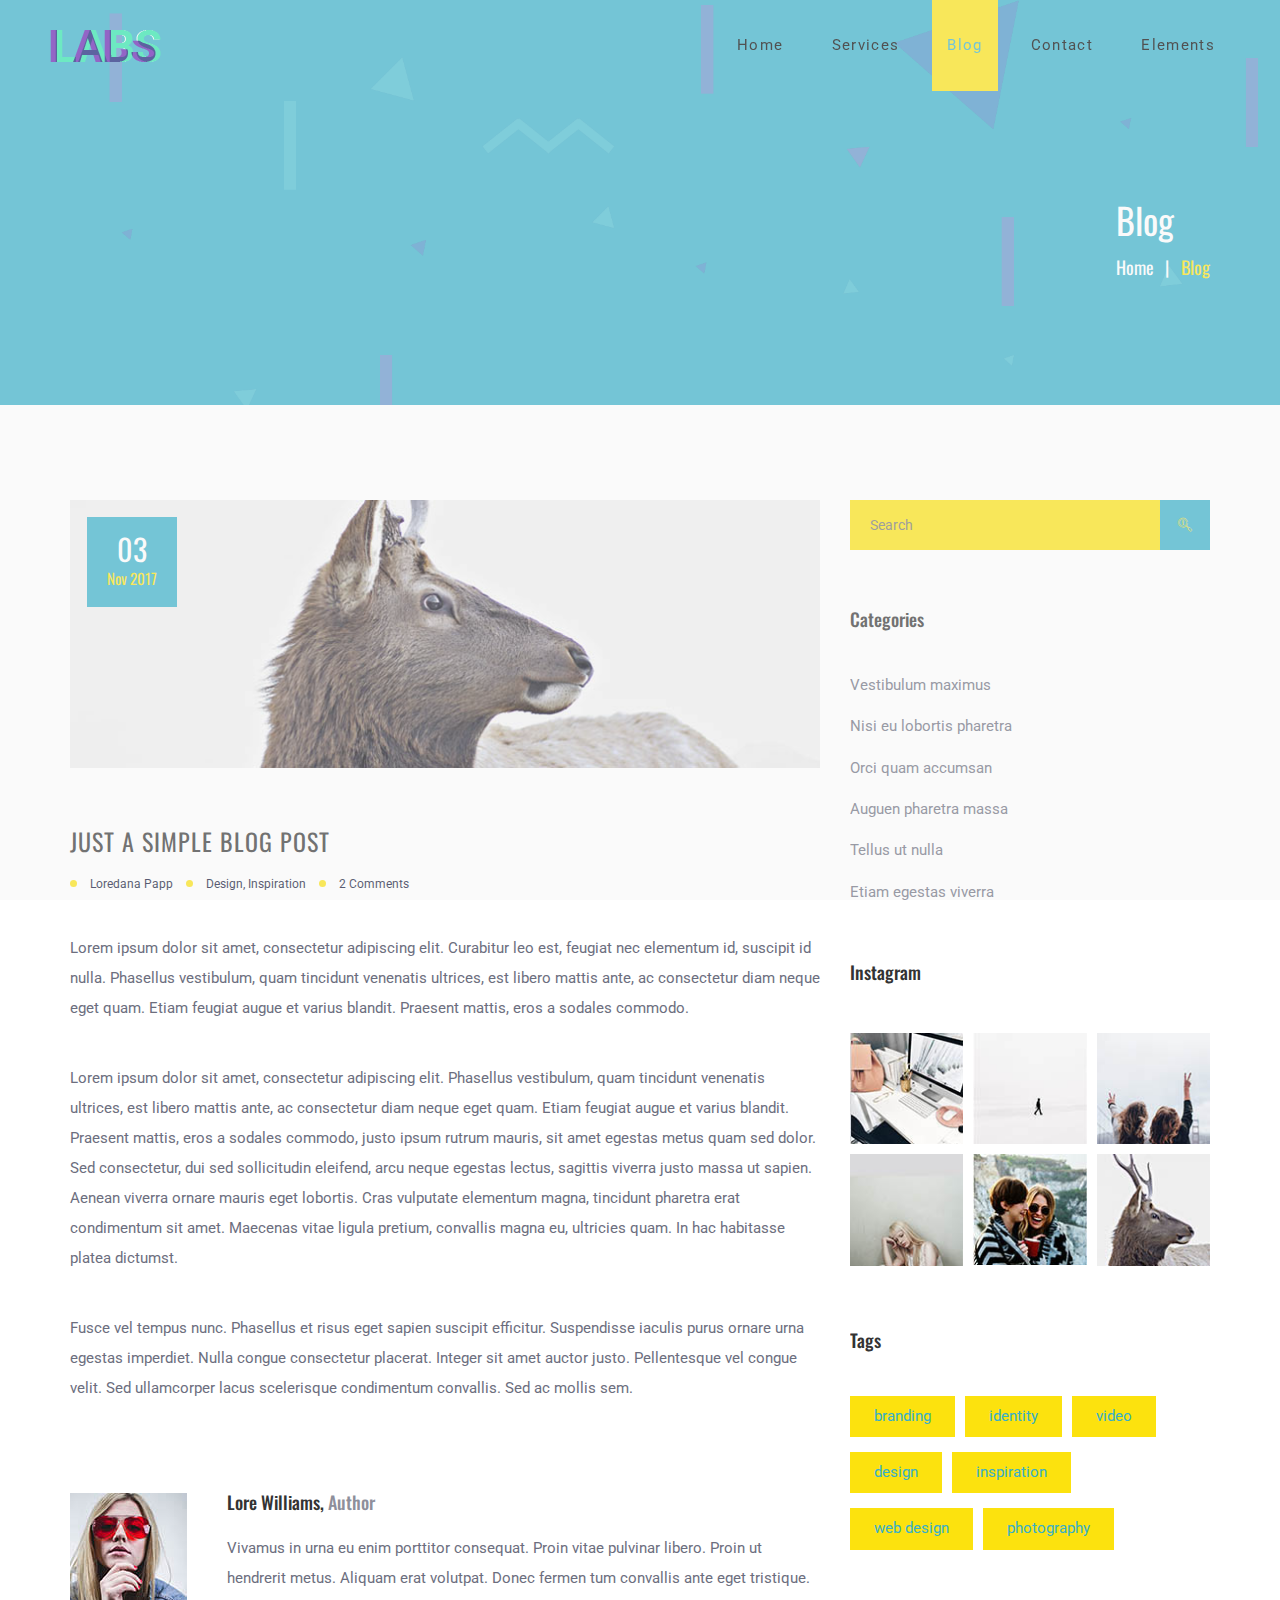
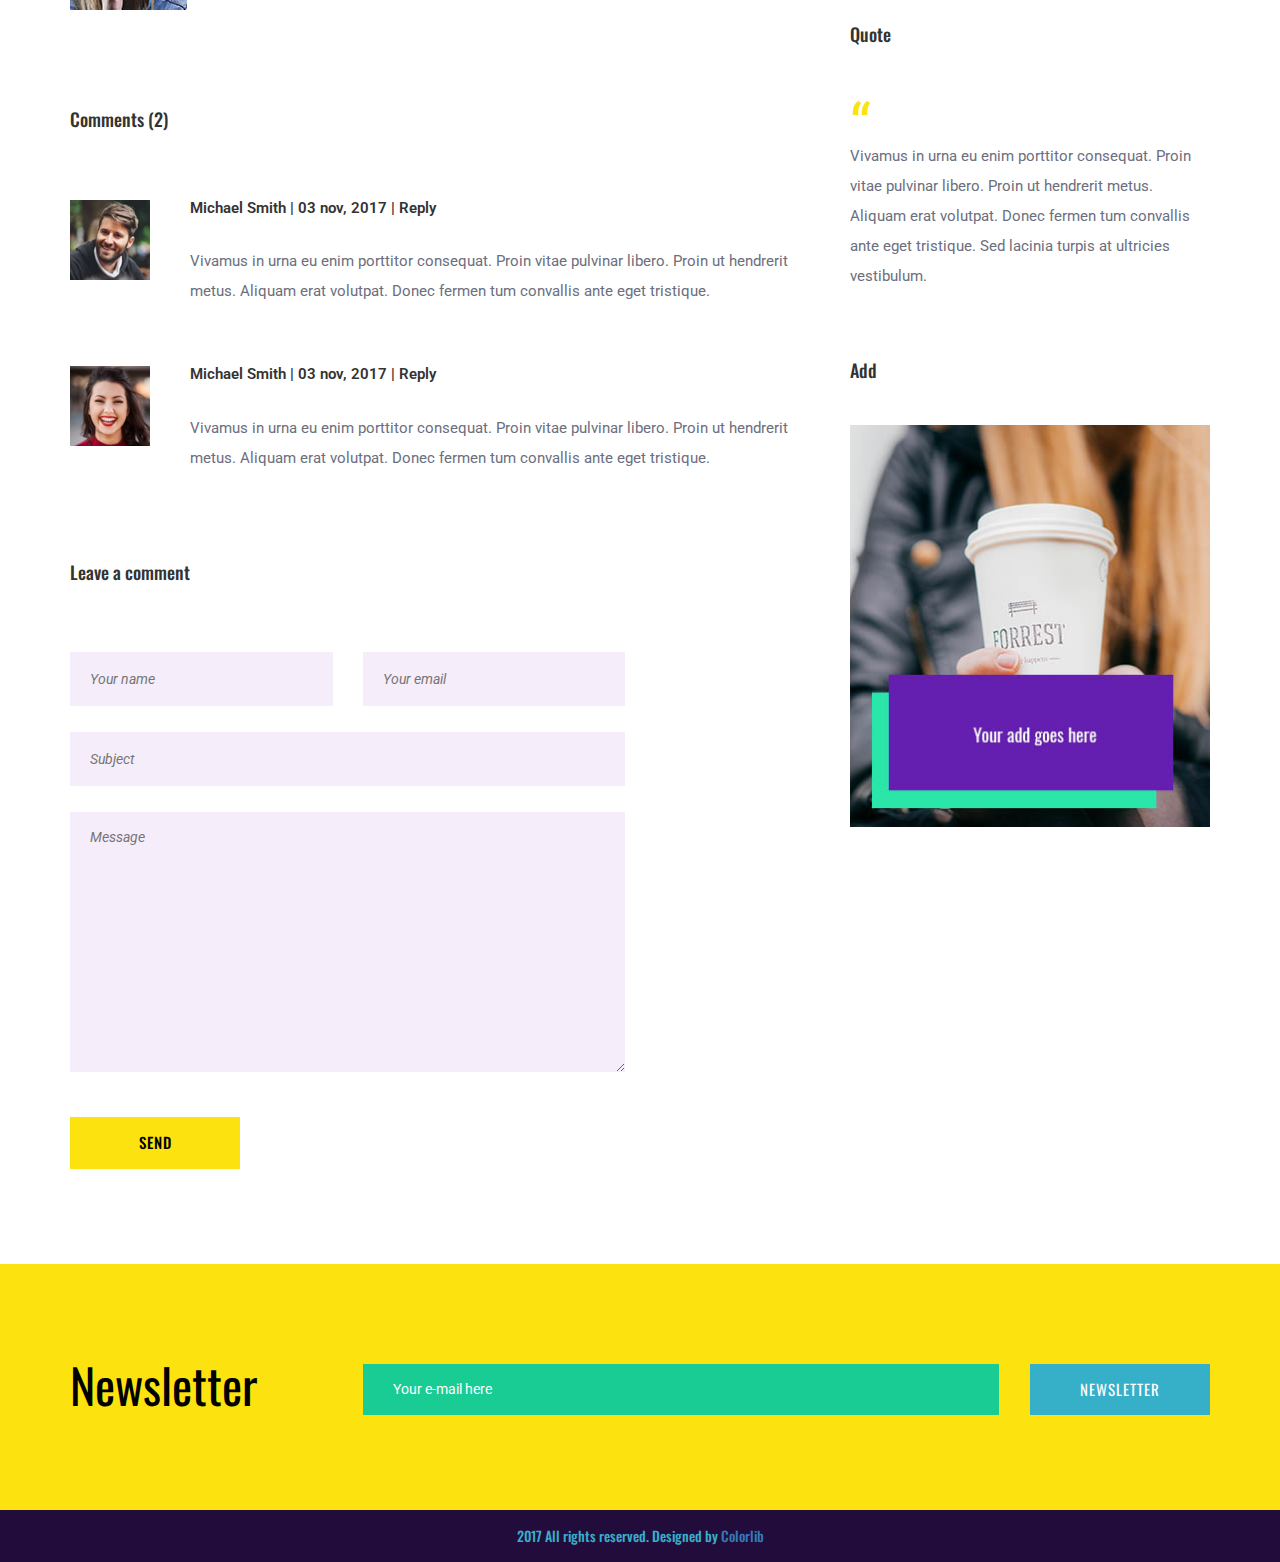
<file: blog-post.html>
<!DOCTYPE html>
<html lang="en">
<head>
	<title>Labs - Design Studio</title>
	<meta charset="UTF-8">
	<meta name="description" content="Labs - Design Studio">
	<meta name="keywords" content="lab, onepage, creative, html">
	<meta name="viewport" content="width=device-width, initial-scale=1.0">
	<!-- Favicon -->
	<link href="img/favicon.ico" rel="shortcut icon"/>

	<!-- Google Fonts -->
	<link href="https://fonts.googleapis.com/css?family=Oswald:300,400,500,700|Roboto:300,400,600" rel="stylesheet">

	<!-- Stylesheets -->
	<link rel="stylesheet" href="css/bootstrap.min.css"/>
	<link rel="stylesheet" href="css/font-awesome.min.css"/>
	<link rel="stylesheet" href="css/flaticon.css"/>
	<link rel="stylesheet" href="css/owl.carousel.css"/>
	<link rel="stylesheet" href="css/style.css"/>


	<!--[if lt IE 9]>
	  <script src="https://oss.maxcdn.com/html5shiv/3.7.2/html5shiv.min.js"></script>
	  <script src="https://oss.maxcdn.com/respond/1.4.2/respond.min.js"></script>
	<![endif]-->

</head>
<body>
	<!-- Page Preloder -->
	<div id="preloder">
		<div class="loader">
			<img src="img/logo.png" alt="">
			<h2>Loading.....</h2>
		</div>
	</div>


	<!-- Header section -->
	<header class="header-section">
		<div class="logo">
			<img src="img/logo.png" alt=""><!-- Logo -->
		</div>
		<!-- Navigation -->
		<div class="responsive"><i class="fa fa-bars"></i></div>
		<nav>
			<ul class="menu-list">
				<li><a href="home.html">Home</a></li>
				<li><a href="services.html">Services</a></li>
				<li class="active"><a href="blog.html">Blog</a></li>
				<li><a href="contact.html">Contact</a></li>
				<li><a href="elements.html">Elements</a></li>
			</ul>
		</nav>
	</header>
	<!-- Header section end -->


	<!-- Page header -->
	<div class="page-top-section">
		<div class="overlay"></div>
		<div class="container text-right">
			<div class="page-info">
				<h2>Blog</h2>
				<div class="page-links">
					<a href="#">Home</a>
					<span>Blog</span>
				</div>
			</div>
		</div>
	</div>
	<!-- Page header end-->


	<!-- page section -->
	<div class="page-section spad">
		<div class="container">
			<div class="row">
				<div class="col-md-8 col-sm-7 blog-posts">
					<!-- Single Post -->
					<div class="single-post">
						<div class="post-thumbnail">
							<img src="img/blog/blog-1.jpg" alt="">
							<div class="post-date">
								<h2>03</h2>
								<h3>Nov 2017</h3>
							</div>
						</div>
						<div class="post-content">
							<h2 class="post-title">Just a simple blog post</h2>
							<div class="post-meta">
								<a href="">Loredana Papp</a>
								<a href="">Design, Inspiration</a>
								<a href="">2 Comments</a>
							</div>
							<p>Lorem ipsum dolor sit amet, consectetur adipiscing elit. Curabitur leo est, feugiat nec elementum id, suscipit id nulla. Phasellus vestibulum, quam tincidunt venenatis ultrices, est libero mattis ante, ac consectetur diam neque eget quam. Etiam feugiat augue et varius blandit. Praesent mattis, eros a sodales commodo.</p>
							<p>Lorem ipsum dolor sit amet, consectetur adipiscing elit. Phasellus vestibulum, quam tincidunt venenatis ultrices, est libero mattis ante, ac consectetur diam neque eget quam. Etiam feugiat augue et varius blandit. Praesent mattis, eros a sodales commodo, justo ipsum rutrum mauris, sit amet egestas metus quam sed dolor. Sed consectetur, dui sed sollicitudin eleifend, arcu neque egestas lectus, sagittis viverra justo massa ut sapien. Aenean viverra ornare mauris eget lobortis. Cras vulputate elementum magna, tincidunt pharetra erat condimentum sit amet. Maecenas vitae ligula pretium, convallis magna eu, ultricies quam. In hac habitasse platea dictumst. </p>
							<p>Fusce vel tempus nunc. Phasellus et risus eget sapien suscipit efficitur. Suspendisse iaculis purus ornare urna egestas imperdiet. Nulla congue consectetur placerat. Integer sit amet auctor justo. Pellentesque vel congue velit. Sed ullamcorper lacus scelerisque condimentum convallis. Sed ac mollis sem. </p>
						</div>
						<!-- Post Author -->
						<div class="author">
							<div class="avatar">
								<img src="img/avatar/03.jpg" alt="">
							</div>
							<div class="author-info">
								<h2>Lore Williams, <span>Author</span></h2>
								<p>Vivamus in urna eu enim porttitor consequat. Proin vitae pulvinar libero. Proin ut hendrerit metus. Aliquam erat volutpat. Donec fermen tum convallis ante eget tristique. </p>
							</div>
						</div>
						<!-- Post Comments -->
						<div class="comments">
							<h2>Comments (2)</h2>
							<ul class="comment-list">
								<li>
									<div class="avatar">
										<img src="img/avatar/01.jpg" alt="">
									</div>
									<div class="commetn-text">
										<h3>Michael Smith | 03 nov, 2017 | Reply</h3>
										<p>Vivamus in urna eu enim porttitor consequat. Proin vitae pulvinar libero. Proin ut hendrerit metus. Aliquam erat volutpat. Donec fermen tum convallis ante eget tristique. </p>
									</div>
								</li>
								<li>
									<div class="avatar">
										<img src="img/avatar/02.jpg" alt="">
									</div>
									<div class="commetn-text">
										<h3>Michael Smith | 03 nov, 2017 | Reply</h3>
										<p>Vivamus in urna eu enim porttitor consequat. Proin vitae pulvinar libero. Proin ut hendrerit metus. Aliquam erat volutpat. Donec fermen tum convallis ante eget tristique. </p>
									</div>
								</li>
							</ul>
						</div>
						<!-- Commert Form -->
						<div class="row">
							<div class="col-md-9 comment-from">
								<h2>Leave a comment</h2>
								<form class="form-class">
									<div class="row">
										<div class="col-sm-6">
											<input type="text" name="name" placeholder="Your name">
										</div>
										<div class="col-sm-6">
											<input type="text" name="email" placeholder="Your email">
										</div>
										<div class="col-sm-12">
											<input type="text" name="subject" placeholder="Subject">
											<textarea name="message" placeholder="Message"></textarea>
											<button class="site-btn">send</button>
										</div>
									</div>
								</form>
							</div>
						</div>
					</div>
				</div>
				<!-- Sidebar area -->
				<div class="col-md-4 col-sm-5 sidebar">
					<!-- Single widget -->
					<div class="widget-item">
						<form action="#" class="search-form">
							<input type="text" placeholder="Search">
							<button class="search-btn"><i class="flaticon-026-search"></i></button>
						</form>
					</div>
					<!-- Single widget -->
					<div class="widget-item">
						<h2 class="widget-title">Categories</h2>
						<ul>
							<li><a href="#">Vestibulum maximus</a></li>
							<li><a href="#">Nisi eu lobortis pharetra</a></li>
							<li><a href="#">Orci quam accumsan </a></li>
							<li><a href="#">Auguen pharetra massa</a></li>
							<li><a href="#">Tellus ut nulla</a></li>
							<li><a href="#">Etiam egestas viverra </a></li>
						</ul>
					</div>
					<!-- Single widget -->
					<div class="widget-item">
						<h2 class="widget-title">Instagram</h2>
						<ul class="instagram">
							<li><img src="img/instagram/1.jpg" alt=""></li>
							<li><img src="img/instagram/2.jpg" alt=""></li>
							<li><img src="img/instagram/3.jpg" alt=""></li>
							<li><img src="img/instagram/4.jpg" alt=""></li>
							<li><img src="img/instagram/5.jpg" alt=""></li>
							<li><img src="img/instagram/6.jpg" alt=""></li>
						</ul>
					</div>
					<!-- Single widget -->
					<div class="widget-item">
						<h2 class="widget-title">Tags</h2>
						<ul class="tag">
							<li><a href="">branding</a></li>
							<li><a href="">identity</a></li>
							<li><a href="">video</a></li>
							<li><a href="">design</a></li>
							<li><a href="">inspiration</a></li>
							<li><a href="">web design</a></li>
							<li><a href="">photography</a></li>
						</ul>
					</div>
					<!-- Single widget -->
					<div class="widget-item">
						<h2 class="widget-title">Quote</h2>
						<div class="quote">
							<span class="quotation">‘​‌‘​‌</span>
							<p>Vivamus in urna eu enim porttitor consequat. Proin vitae pulvinar libero. Proin ut hendrerit metus. Aliquam erat volutpat. Donec fermen tum convallis ante eget tristique. Sed lacinia turpis at ultricies vestibulum.</p>
						</div>
					</div>
					<!-- Single widget -->
					<div class="widget-item">
						<h2 class="widget-title">Add</h2>
						<div class="add">
							<a href=""><img src="img/add.jpg" alt=""></a>
						</div>
					</div>
				</div>
			</div>
		</div>
	</div>
	<!-- page section end-->


	<!-- newsletter section -->
	<div class="newsletter-section spad">
		<div class="container">
			<div class="row">
				<div class="col-md-3">
					<h2>Newsletter</h2>
				</div>
				<div class="col-md-9">
					<!-- newsletter form -->
					<form class="nl-form">
						<input type="text" placeholder="Your e-mail here">
						<button class="site-btn btn-2">Newsletter</button>
					</form>
				</div>
			</div>
		</div>
	</div>
	<!-- newsletter section end-->


	<!-- Footer section -->
	<footer class="footer-section">
		<h2>2017 All rights reserved. Designed by <a href="https://colorlib.com" target="_blank">Colorlib</a></h2>
	</footer>
	<!-- Footer section end -->



	<!--====== Javascripts & Jquery ======-->
	<script src="js/jquery-2.1.4.min.js"></script>
	<script src="js/owl.carousel.min.js"></script>
	<script src="js/main.js"></script>
</body>
</html>
</file>
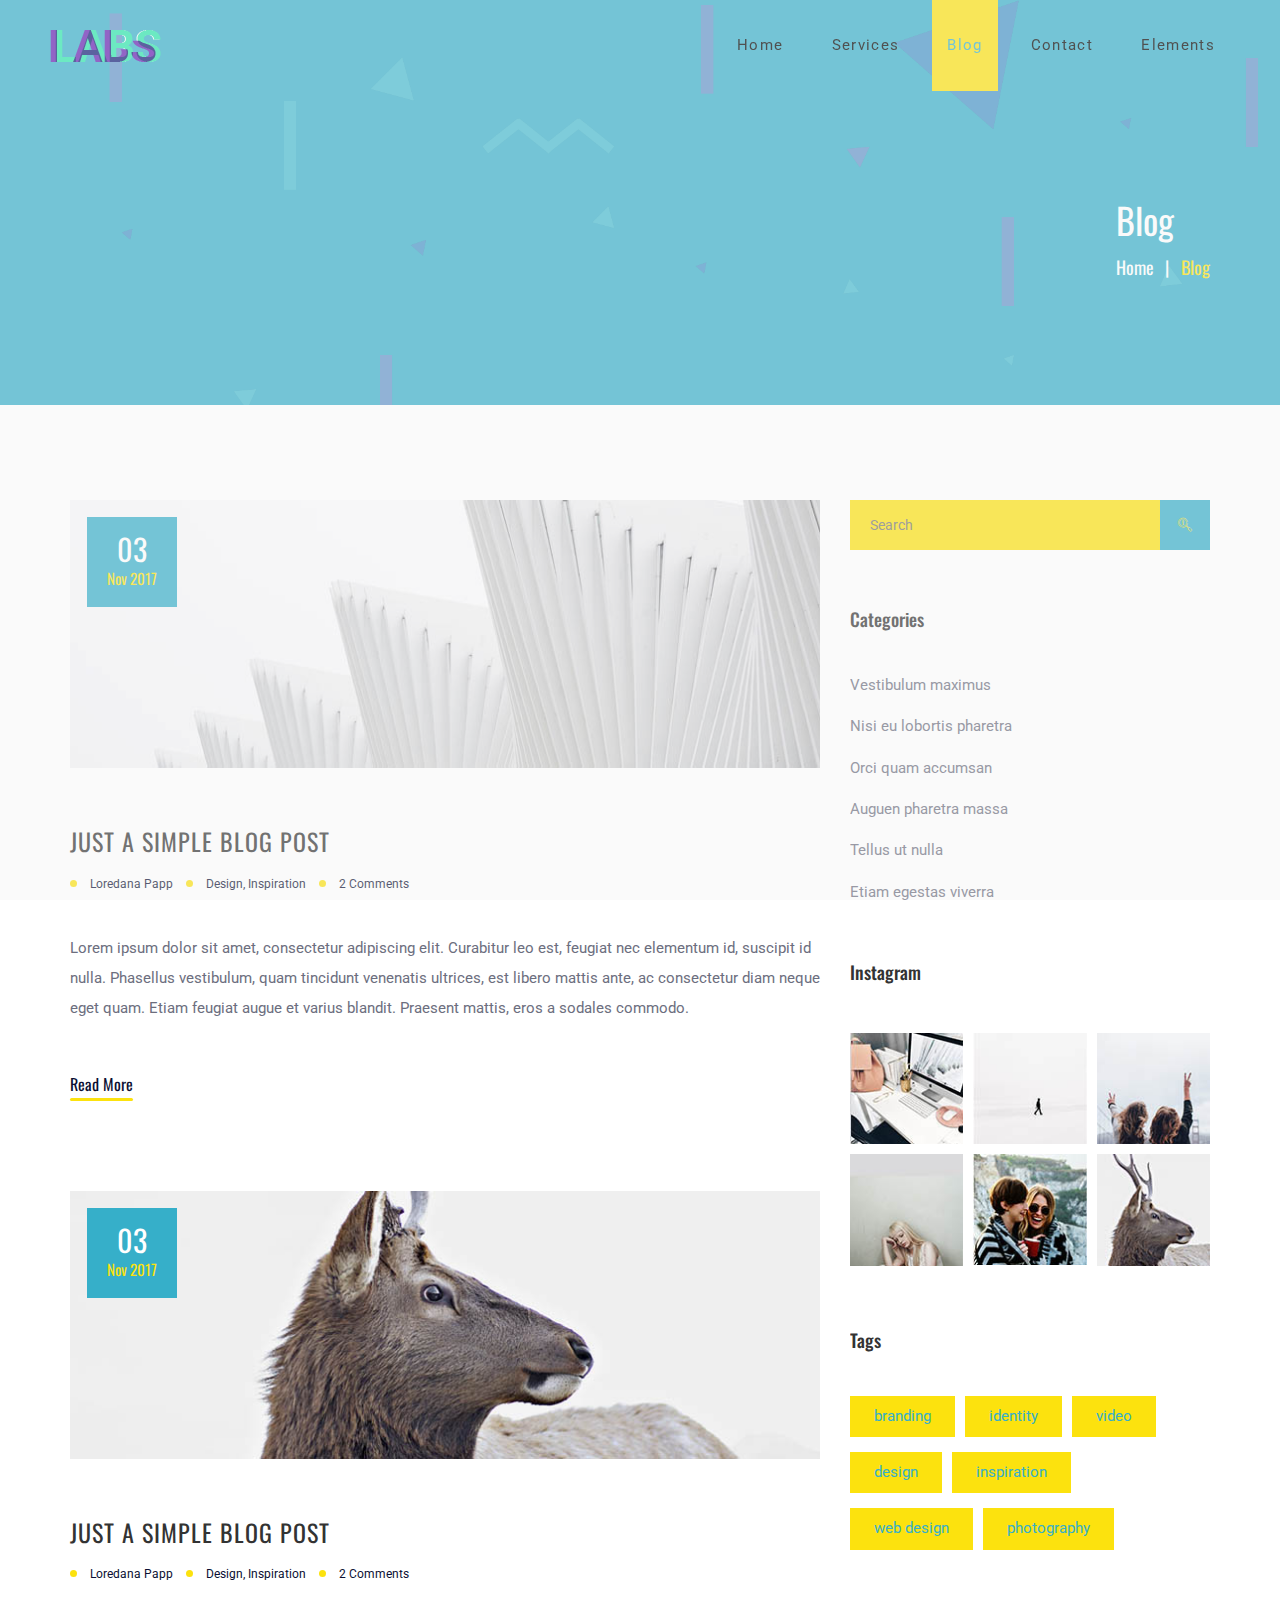
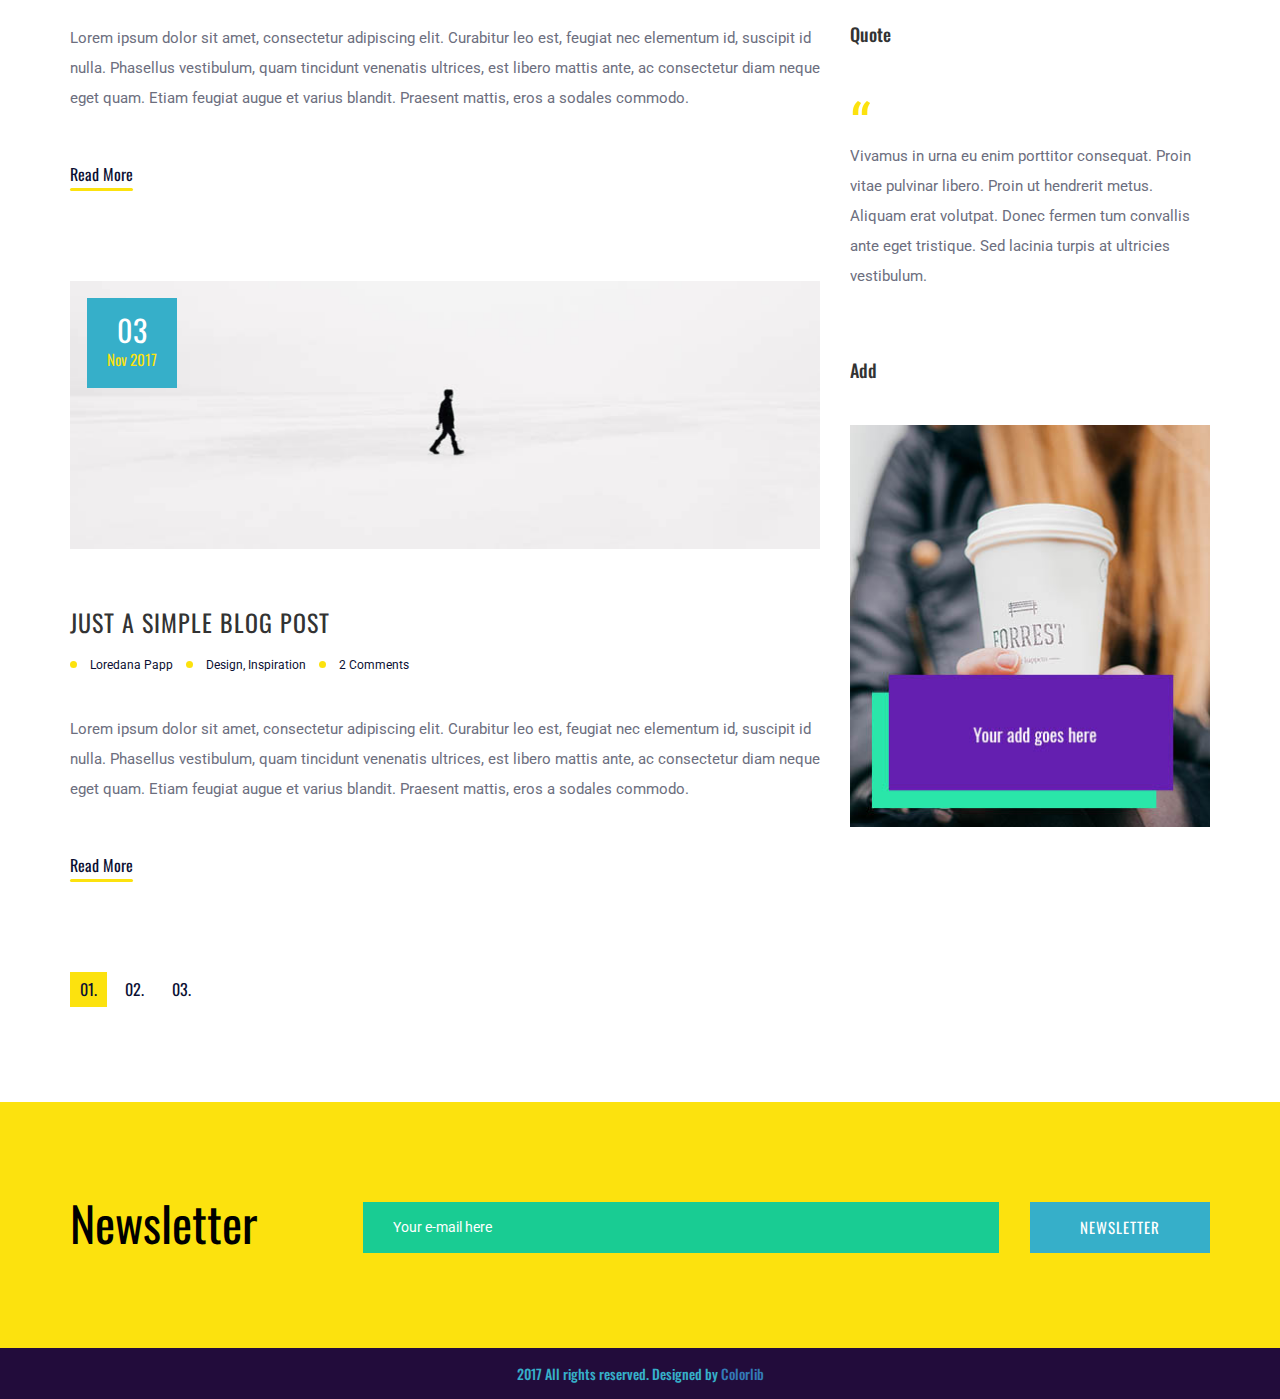
<file: blog.html>
<!DOCTYPE html>
<html lang="en">
<head>
	<title>Labs - Design Studio</title>
	<meta charset="UTF-8">
	<meta name="description" content="Labs - Design Studio">
	<meta name="keywords" content="lab, onepage, creative, html">
	<meta name="viewport" content="width=device-width, initial-scale=1.0">
	<!-- Favicon -->
	<link href="img/favicon.ico" rel="shortcut icon"/>

	<!-- Google Fonts -->
	<link href="https://fonts.googleapis.com/css?family=Oswald:300,400,500,700|Roboto:300,400,700" rel="stylesheet">

	<!-- Stylesheets -->
	<link rel="stylesheet" href="css/bootstrap.min.css"/>
	<link rel="stylesheet" href="css/font-awesome.min.css"/>
	<link rel="stylesheet" href="css/flaticon.css"/>
	<link rel="stylesheet" href="css/owl.carousel.css"/>
	<link rel="stylesheet" href="css/style.css"/>


	<!--[if lt IE 9]>
	  <script src="https://oss.maxcdn.com/html5shiv/3.7.2/html5shiv.min.js"></script>
	  <script src="https://oss.maxcdn.com/respond/1.4.2/respond.min.js"></script>
	<![endif]-->

</head>
<body>
	<!-- Page Preloder -->
	<div id="preloder">
		<div class="loader">
			<img src="img/logo.png" alt="">
			<h2>Loading.....</h2>
		</div>
	</div>


	<!-- Header section -->
	<header class="header-section">
		<div class="logo">
			<img src="img/logo.png" alt=""><!-- Logo -->
		</div>
		<!-- Navigation -->
		<div class="responsive"><i class="fa fa-bars"></i></div>
		<nav>
			<ul class="menu-list">
				<li><a href="home.html">Home</a></li>
				<li><a href="services.html">Services</a></li>
				<li class="active"><a href="blog.html">Blog</a></li>
				<li><a href="contact.html">Contact</a></li>
				<li><a href="elements.html">Elements</a></li>
			</ul>
		</nav>
	</header>
	<!-- Header section end -->


	<!-- Page header -->
	<div class="page-top-section">
		<div class="overlay"></div>
		<div class="container text-right">
			<div class="page-info">
				<h2>Blog</h2>
				<div class="page-links">
					<a href="#">Home</a>
					<span>Blog</span>
				</div>
			</div>
		</div>
	</div>
	<!-- Page header end-->


	<!-- page section -->
	<div class="page-section spad">
		<div class="container">
			<div class="row">
				<div class="col-md-8 col-sm-7 blog-posts">
					<!-- Post item -->
					<div class="post-item">
						<div class="post-thumbnail">
							<img src="img/blog/blog-2.jpg" alt="">
							<div class="post-date">
								<h2>03</h2>
								<h3>Nov 2017</h3>
							</div>
						</div>
						<div class="post-content">
							<h2 class="post-title">Just a simple blog post</h2>
							<div class="post-meta">
								<a href="">Loredana Papp</a>
								<a href="">Design, Inspiration</a>
								<a href="">2 Comments</a>
							</div>
							<p>Lorem ipsum dolor sit amet, consectetur adipiscing elit. Curabitur leo est, feugiat nec elementum id, suscipit id nulla. Phasellus vestibulum, quam tincidunt venenatis ultrices, est libero mattis ante, ac consectetur diam neque eget quam. Etiam feugiat augue et varius blandit. Praesent mattis, eros a sodales commodo.</p>
							<a href="blog-post.html" class="read-more">Read More</a>
						</div>
					</div>
					<!-- Post item -->
					<div class="post-item">
						<div class="post-thumbnail">
							<img src="img/blog/blog-1.jpg" alt="">
							<div class="post-date">
								<h2>03</h2>
								<h3>Nov 2017</h3>
							</div>
						</div>
						<div class="post-content">
							<h2 class="post-title">Just a simple blog post</h2>
							<div class="post-meta">
								<a href="">Loredana Papp</a>
								<a href="">Design, Inspiration</a>
								<a href="">2 Comments</a>
							</div>
							<p>Lorem ipsum dolor sit amet, consectetur adipiscing elit. Curabitur leo est, feugiat nec elementum id, suscipit id nulla. Phasellus vestibulum, quam tincidunt venenatis ultrices, est libero mattis ante, ac consectetur diam neque eget quam. Etiam feugiat augue et varius blandit. Praesent mattis, eros a sodales commodo.</p>
							<a href="blog-post.html" class="read-more">Read More</a>
						</div>
					</div>
					<!-- Post item -->
					<div class="post-item">
						<div class="post-thumbnail">
							<img src="img/blog/blog-3.jpg" alt="">
							<div class="post-date">
								<h2>03</h2>
								<h3>Nov 2017</h3>
							</div>
						</div>
						<div class="post-content">
							<h2 class="post-title">Just a simple blog post</h2>
							<div class="post-meta">
								<a href="">Loredana Papp</a>
								<a href="">Design, Inspiration</a>
								<a href="">2 Comments</a>
							</div>
							<p>Lorem ipsum dolor sit amet, consectetur adipiscing elit. Curabitur leo est, feugiat nec elementum id, suscipit id nulla. Phasellus vestibulum, quam tincidunt venenatis ultrices, est libero mattis ante, ac consectetur diam neque eget quam. Etiam feugiat augue et varius blandit. Praesent mattis, eros a sodales commodo.</p>
							<a href="blog-post.html" class="read-more">Read More</a>
						</div>
					</div>
					<!-- Pagination -->
					<div class="page-pagination">
						<a class="active" href="">01.</a>
						<a href="">02.</a>
						<a href="">03.</a>
					</div>
				</div>
				<!-- Sidebar area -->
				<div class="col-md-4 col-sm-5 sidebar">
					<!-- Single widget -->
					<div class="widget-item">
						<form action="#" class="search-form">
							<input type="text" placeholder="Search">
							<button class="search-btn"><i class="flaticon-026-search"></i></button>
						</form>
					</div>
					<!-- Single widget -->
					<div class="widget-item">
						<h2 class="widget-title">Categories</h2>
						<ul>
							<li><a href="#">Vestibulum maximus</a></li>
							<li><a href="#">Nisi eu lobortis pharetra</a></li>
							<li><a href="#">Orci quam accumsan </a></li>
							<li><a href="#">Auguen pharetra massa</a></li>
							<li><a href="#">Tellus ut nulla</a></li>
							<li><a href="#">Etiam egestas viverra </a></li>
						</ul>
					</div>
					<!-- Single widget -->
					<div class="widget-item">
						<h2 class="widget-title">Instagram</h2>
						<ul class="instagram">
							<li><img src="img/instagram/1.jpg" alt=""></li>
							<li><img src="img/instagram/2.jpg" alt=""></li>
							<li><img src="img/instagram/3.jpg" alt=""></li>
							<li><img src="img/instagram/4.jpg" alt=""></li>
							<li><img src="img/instagram/5.jpg" alt=""></li>
							<li><img src="img/instagram/6.jpg" alt=""></li>
						</ul>
					</div>
					<!-- Single widget -->
					<div class="widget-item">
						<h2 class="widget-title">Tags</h2>
						<ul class="tag">
							<li><a href="">branding</a></li>
							<li><a href="">identity</a></li>
							<li><a href="">video</a></li>
							<li><a href="">design</a></li>
							<li><a href="">inspiration</a></li>
							<li><a href="">web design</a></li>
							<li><a href="">photography</a></li>
						</ul>
					</div>
					<!-- Single widget -->
					<div class="widget-item">
						<h2 class="widget-title">Quote</h2>
						<div class="quote">
							<span class="quotation">‘​‌‘​‌</span>
							<p>Vivamus in urna eu enim porttitor consequat. Proin vitae pulvinar libero. Proin ut hendrerit metus. Aliquam erat volutpat. Donec fermen tum convallis ante eget tristique. Sed lacinia turpis at ultricies vestibulum.</p>
						</div>
					</div>
					<!-- Single widget -->
					<div class="widget-item">
						<h2 class="widget-title">Add</h2>
						<div class="add">
							<a href=""><img src="img/add.jpg" alt=""></a>
						</div>
					</div>
				</div>
			</div>
		</div>
	</div>
	<!-- page section end-->


	<!-- newsletter section -->
	<div class="newsletter-section spad">
		<div class="container">
			<div class="row">
				<div class="col-md-3">
					<h2>Newsletter</h2>
				</div>
				<div class="col-md-9">
					<!-- newsletter form -->
					<form class="nl-form">
						<input type="text" placeholder="Your e-mail here">
						<button class="site-btn btn-2">Newsletter</button>
					</form>
				</div>
			</div>
		</div>
	</div>
	<!-- newsletter section end-->


	<!-- Footer section -->
	<footer class="footer-section">
		<h2>2017 All rights reserved. Designed by <a href="https://colorlib.com" target="_blank">Colorlib</a></h2>
	</footer>
	<!-- Footer section end -->




	<!--====== Javascripts & Jquery ======-->
	<script src="js/jquery-2.1.4.min.js"></script>
	<script src="js/bootstrap.min.js"></script>
	<script src="js/magnific-popup.min.js"></script>
	<script src="js/owl.carousel.min.js"></script>
	<script src="js/circle-progress.min.js"></script>
	<script src="js/main.js"></script>
</body>
</html>
</file>
<file: css/flaticon.css>
/*
  	Flaticon icon font: Flaticon
  	Creation date: 23/10/2017 13:59
  	*/

@font-face {
  font-family: "Flaticon";
  src: url("../fonts/Flaticon.eot");
  src: url("../fonts/Flaticon.eot?#iefix") format("embedded-opentype"),
       url("../fonts/Flaticon.woff") format("woff"),
       url("../fonts/Flaticon.ttf") format("truetype"),
       url("../fonts/Flaticon.svg#Flaticon") format("svg");
  font-weight: normal;
  font-style: normal;
}

@media screen and (-webkit-min-device-pixel-ratio:0) {
  @font-face {
    font-family: "Flaticon";
    src: url("../fonts/Flaticon.svg#Flaticon") format("svg");
  }
}

[class^="flaticon-"]:before, [class*=" flaticon-"]:before,
[class^="flaticon-"]:after, [class*=" flaticon-"]:after {   
  font-family: Flaticon;
  font-style: normal;
}

.flaticon-001-picture:before { content: "\f100"; }
.flaticon-002-caliper:before { content: "\f101"; }
.flaticon-003-energy-drink:before { content: "\f102"; }
.flaticon-004-build:before { content: "\f103"; }
.flaticon-005-thinking-1:before { content: "\f104"; }
.flaticon-006-prism:before { content: "\f105"; }
.flaticon-007-paint:before { content: "\f106"; }
.flaticon-008-team:before { content: "\f107"; }
.flaticon-009-idea-3:before { content: "\f108"; }
.flaticon-010-diamond:before { content: "\f109"; }
.flaticon-011-compass:before { content: "\f10a"; }
.flaticon-012-cube:before { content: "\f10b"; }
.flaticon-013-puzzle:before { content: "\f10c"; }
.flaticon-014-magic-wand:before { content: "\f10d"; }
.flaticon-015-book:before { content: "\f10e"; }
.flaticon-016-vision:before { content: "\f10f"; }
.flaticon-017-notebook:before { content: "\f110"; }
.flaticon-018-laptop-1:before { content: "\f111"; }
.flaticon-019-coffee-cup:before { content: "\f112"; }
.flaticon-020-creativity:before { content: "\f113"; }
.flaticon-021-thinking:before { content: "\f114"; }
.flaticon-022-branding:before { content: "\f115"; }
.flaticon-023-flask:before { content: "\f116"; }
.flaticon-024-idea-2:before { content: "\f117"; }
.flaticon-025-imagination:before { content: "\f118"; }
.flaticon-026-search:before { content: "\f119"; }
.flaticon-027-monitor:before { content: "\f11a"; }
.flaticon-028-idea-1:before { content: "\f11b"; }
.flaticon-029-sketchbook:before { content: "\f11c"; }
.flaticon-030-computer:before { content: "\f11d"; }
.flaticon-031-scheme:before { content: "\f11e"; }
.flaticon-032-explorer:before { content: "\f11f"; }
.flaticon-033-museum:before { content: "\f120"; }
.flaticon-034-cactus:before { content: "\f121"; }
.flaticon-035-smartphone:before { content: "\f122"; }
.flaticon-036-brainstorming:before { content: "\f123"; }
.flaticon-037-idea:before { content: "\f124"; }
.flaticon-038-graphic-tool-1:before { content: "\f125"; }
.flaticon-039-vector:before { content: "\f126"; }
.flaticon-040-rgb:before { content: "\f127"; }
.flaticon-041-graphic-tool:before { content: "\f128"; }
.flaticon-042-typography:before { content: "\f129"; }
.flaticon-043-sketch:before { content: "\f12a"; }
.flaticon-044-paint-bucket:before { content: "\f12b"; }
.flaticon-045-video-player:before { content: "\f12c"; }
.flaticon-046-laptop:before { content: "\f12d"; }
.flaticon-047-artificial-intelligence:before { content: "\f12e"; }
.flaticon-048-abstract:before { content: "\f12f"; }
.flaticon-049-projector:before { content: "\f130"; }
.flaticon-050-satellite:before { content: "\f131"; }
</file>
<file: css/style.css>
/* =================================
------------------------------------
	Labs - Design Studio
	Version: 1.0
 ------------------------------------ 
 ====================================*/


/*----------------------------------------*/
/*  1.  Theme default CSS
/*----------------------------------------*/
html,
body {
    height: 100%;
    font-family: "Roboto", sans-serif;
}

img {
    max-width: 100%;
}

h1,
h2,
h3,
h4,
h5,
h6 {
    font-family: "Oswald", sans-serif;
    padding: 0;
    margin: 0;
}

h2 {
    font-size: 36px;
}

p {
    font-size: 15px;
    color: #6c6e7e;
    line-height: 30px;
    font-family: "Roboto", sans-serif;
}

a:hover,
a:focus {
    text-decoration: none;
    outline: none;
    color: #0b1033;
}

li,
ul {
    margin: 0;
    padding: 0;
}

/*------------------------
	Helper css
--------------------------*/
.fix {
    overflow: hidden;
}

.pt100 {
    padding-top: 100px;
}

.pb100 {
    padding-bottom: 100px;
}

.mt100 {
    margin-top: 100px;
}

.mb100 {
    margin-bottom: 100px;
}

.mt60 {
    margin-top: 70px;
}

.mr20 {
    margin-right: 20px;
}

.mb0 {
    margin-bottom: 0 !important;
}

.col-push {
    left: 50%;
}

.col-pull {
    right: 50%;
}

.nopad {
    padding-left: 0;
    padding-right: 0;
}

.spad {
    padding-top: 95px;
    padding-bottom: 95px;
}

.section-title {
    text-align: center;
    margin-bottom: 90px;
    padding-top: 50px;
    position: relative;
}

.section-title h2 {
    text-transform: uppercase;
    color: #fff;
    font-weight: 400;
}

.section-title h2 span {
    background: #fce20e;
    padding: 0 3px 5px;
    display: inline-block;
    color: #0b1033;
}

.section-title:after {
    content: "";
    position: absolute;
    left: 50%;
    top: 0;
    width: 5px;
    height: 30px;
    margin-left: -2.5px;
    background: #fce20e;
}

.section-title.left {
    text-align: left;
}

.section-title.left:after {
    left: 0;
    margin-left: 0;
}

.section-title.dark h2 {
    color: #0b1033;
}

/*------------------------
	Common elements
--------------------------*/

.site-btn {
    font-family: "Oswald", sans-serif;
    font-size: 15px;
    color: black;
    display: inline-block;
    text-transform: uppercase;
    background: #fce20e;
    padding: 15px 50px;
    font-weight: 500;
    letter-spacing: 1px;
    min-width: 170px;
    text-align: center;
    border: none;
}

.site-btn.btn-2 {
    background: #36afc9;
    color: #fff;
    font-weight: 400;
}

.site-btn.btn-3 {
    background: transparent;
    color: #36afc9;
    border: 1px solid #36afc9;
    padding: 14px 50px;
}

.site-btn:hover,
.site-btn:focus {
    text-decoration: none;
    outline: none;
}

/*------------------
	Preloder
--------------------*/
#preloder {
    position: fixed;
    width: 100%;
    height: 100%;
    top: 0;
    left: 0;
    z-index: 999999;
    background: #f1f1f1;
    display: table;
}

.loader {
    text-align: center;
    display: table-cell;
    vertical-align: middle;
}

.loader img {
    animation: loader 0.8s linear infinite;
    -webkit-animation: loader 0.8s linear infinite;
}

.loader h2 {
    font-size: 14px;
    margin-top: 10px;
}

@keyframes loader {
    0% {
        opacity: 1;
    }

    50% {
        opacity: 0.3;
    }

    100% {
        opacity: 1;
    }
}

@-webkit-keyframes loader {
    0% {
        opacity: 1;
    }

    50% {
        opacity: 0.3;
    }

    100% {
        opacity: 1;
    }
}


/*------------------------
	Header css
--------------------------*/
.responsive {
    display: none;
}

.header-section {
    position: fixed;
    top: 0;
    left: 0;
    width: 100%;
    z-index: 999;
    padding: 0 50px;
    /*    background: white;*/
    -webkit-transition: all 0.4s ease 0s;
    -o-transition: all 0.4s ease 0s;
    transition: all 0.4s ease 0s;
}

.header-section .logo {
    display: inline-block;
    float: left;
    padding-top: 30px;
}

.header-section .logo img {
    width: auto;
    -webkit-transition: all 0.4s ease 0s;
    -o-transition: all 0.4s ease 0s;
    transition: all 0.4s ease 0s;
}

.header-section .menu-list {
    list-style: none;
    float: right;
}

.header-section .menu-list li {
    display: inline;
}

.header-section .menu-list li a {
    display: inline-block;
    padding: 35px 15px;
    margin-right: 15px;
    color: black;
    position: relative;
    font-family: "Roboto", sans-serif;
    font-size: 15px;
    letter-spacing: 0.09em;
    -webkit-transition: all 0.4s ease 0s;
    -o-transition: all 0.4s ease 0s;
    transition: all 0.4s ease 0s;
}

.header-section .menu-list li a:hover,
.header-section .menu-list li a.active {
    color: #36afc9;
}

.header-section .menu-list li:last-child a {
    margin-right: 0;
}

.header-section .menu-list li.active a {
    background: #fce20e;
    color: #36afc9;
}

.header-section .menu-list .current a:after {
    width: 10px;
    margin-left: -5px;
}

/*------------------------
	Hero section
--------------------------*/
.hero-section {
    height: 100%;
    position: relative;

}

.hero-content {
    position: absolute;
    width: 100%;
    height: 100%;
    /*    margin-left: 105px;*/
    display: table;
    text-align: center;
    z-index: 3;
    background-color: rgba(0, 0, 0, 0.1);
}

.hero-content .hero-center {
    display: table-cell;
    vertical-align: middle;
}

.hero-content p {
    font-size: 24px;
    color: white;
    margin-bottom: 0;
    margin-top: 35px;
}


.owl-carousel .owl-nav {
    position: absolute;
    top: 50%;
    width: 100%;
}

.owl-carousel .owl-nav .owl-prev,
.owl-carousel .owl-nav .owl-next {
    display: inline-block;
    height: 50px;
    width: 100px;
    background: #36afc9;
    color: #fff;
    text-align: center;
    padding-top: 10px;
    font-size: 20px;
    cursor: pointer;
}

.owl-carousel .owl-nav .owl-prev:hover,
.owl-carousel .owl-nav .owl-next:hover {
    background: #fce20e;
}

.owl-carousel .owl-nav .owl-next {
    float: right;
}

.owl-carousel .owl-nav .owl-prev,
.owl-carousel .owl-nav .owl-next {
    display: none
}

.owl-carousel #bar {
    width: 0%;
    max-width: 100%;
    height: 4px;
    background: #fce20e;
}

.owl-carousel #progressBar {
    width: 100%;
    position: absolute;
    bottom: 0;
    z-index: 1;
}


/*------------------------
	About section
--------------------------*/
.about-section,
.team-section {
    background: #36afc9;
    position: relative;
    z-index: 2;
}

.overlay {
    position: absolute;
    width: 100%;
    height: 100%;
    left: 0;
    top: 0;
    z-index: 3;
    background-image: url("../img/overlay.png");
    background-repeat: no-repeat;
    background-size: cover;
}

/*Card Section*/
.card-section {
    position: relative;
    padding-bottom: 100px;
    z-index: 5;
}

.lab-card-pop {
    position: relative;
    margin-top: -50px;
    padding: 50px 25px;
    text-align: center;
    background: #fce20e;
    -webkit-box-shadow: 0 0 8px rgba(74, 74, 74, 0.1);
    box-shadow: 0 0 8px rgba(74, 74, 74, 0.1);
    -webkit-transition: all 0.4s ease 0s;
    -o-transition: all 0.4s ease 0s;
    transition: all 0.4s ease 0s;
}

.lab-card {
    position: relative;
    margin-top: -50px;
    padding: 50px 25px;
    text-align: center;
    background: #f5faf8;
    -webkit-box-shadow: 0 0 8px rgba(74, 74, 74, 0.1);
    box-shadow: 0 0 8px rgba(74, 74, 74, 0.1);
    -webkit-transition: all 0.4s ease 0s;
    -o-transition: all 0.4s ease 0s;
    transition: all 0.4s ease 0s;
}



.lab-card .icon {
    margin-bottom: 30px;
    font-size: 70px;
    -webkit-transition: all 0.4s ease 0s;
    -o-transition: all 0.4s ease 0s;
    transition: all 0.4s ease 0s;
}

.lab-card h2 {
    text-transform: uppercase;
    font-size: 18px;
    color: #2b1640;
    margin-bottom: 30px;
    -webkit-transition: all 0.4s ease 0s;
    -o-transition: all 0.4s ease 0s;
    transition: all 0.4s ease 0s;
}

.lab-card p {
    color: #6c6e7e;
    line-height: 30px;
    -webkit-transition: all 0.4s ease 0s;
    -o-transition: all 0.4s ease 0s;
    transition: all 0.4s ease 0s;
}

.lab-card:hover {
    background: #fce20e;
}

.lab-card:hover h2,
.lab-card:hover p,
.lab-card:hover .icon {
    color: #fff;
}

/* About contant */
.about-contant {
    position: relative;
    z-index: 5;
}

.about-contant p {
    color: #fff;
}

.intro-video {
    -webkit-transform: translateY(50%);
    -ms-transform: translateY(50%);
    transform: translateY(50%);
    margin-top: -90px;
}

.intro-video img {
    -webkit-box-shadow: 0 0 50px rgba(0, 0, 0, 0.35);
    box-shadow: 0 0 50px rgba(0, 0, 0, 0.35);
}

.intro-video a {
    position: absolute;
    width: 60px;
    height: 60px;
    left: 50%;
    top: 50%;
    margin-left: -30px;
    margin-top: -30px;
    color: #36afc9;
    background: #fce20e;
    border-radius: 50%;
    text-align: center;
    padding-top: 20px;
    padding-left: 5px;
}


/*------------------------
  Testimonial section
--------------------------*/
.testimonial-section {
    padding-top: 320px;
    background: #220c3b;
    position: relative;
}

.test-overlay {
    position: absolute;
    background-image: url("../img/test-man.png");
    background-repeat: no-repeat;
    background-position: bottom right;
    background-size: contain;
    bottom: 0;
    height: 78%;
    left: 50px;
}

.testimonial span {
    display: block;
    font-family: "Roboto", sans-serif;
    font-size: 48px;
    color: #36afc9;
}

.testimonial p {
    font-style: italic;
    color: #fff;
    font-weight: 400;
    line-height: 36px;
}

.testimonial .avatar {
    width: 60px;
    height: 60px;
    border-radius: 50%;
    overflow: hidden;
    float: left;
    margin-right: 20px;
}

.testimonial .client-info {
    margin-top: 40px;
}

.testimonial .client-name {
    float: left;
    padding-top: 20px;
}

.testimonial .client-name h2 {
    font-size: 18px;
    color: #fff;
    font-weight: 400;
}

.testimonial .client-name p {
    font-style: normal;
    font-size: 12px;
    color: #969696;
}

/* Testimonial carousel */
#testimonial-slide {
    position: relative;
}

#testimonial-slide .owl-dots {
    position: absolute;
    width: 8px;
    top: 100px;
}

#testimonial-slide .owl-dots .owl-dot {
    width: 8px;
    height: 8px;
    background: #fff;
    border-radius: 15px;
    display: block;
    margin-bottom: 15px;
    position: relative;
    -webkit-transition: all 0.4s;
    -o-transition: all 0.4s;
    transition: all 0.4s;
}

#testimonial-slide .owl-dots .owl-dot:after {
    position: absolute;
    content: "";
    width: 28px;
    height: 28px;
    border: 2px solid #36afc9;
    border-radius: 40px;
    left: -10px;
    top: -10px;
    -webkit-transition: all 0.4s;
    -o-transition: all 0.4s;
    transition: all 0.4s;
    -webkit-transform: scale(0);
    -ms-transform: scale(0);
    transform: scale(0);
}

#testimonial-slide .owl-dots .owl-dot.active {
    background: #36afc9;
    margin-bottom: 25px;
    margin-top: 25px;
}

#testimonial-slide .owl-dots .owl-dot.active:after {
    -webkit-transform: scale(1);
    -ms-transform: scale(1);
    transform: scale(1);
}

#testimonial-slide .owl-dots .owl-dot:first-child.active {
    margin-top: 15px;
}


/*----------------------------------
	header and icon box element
------------------------------------*/
.service {
    margin-bottom: 90px;
}

.service,
.icon-box {
    display: -webkit-inline-box;
    display: -ms-inline-flexbox;
    display: inline-flex;
}

.service .icon,
.icon-box .icon {
    font-size: 40px;
    margin-right: 30px;
}

.service .service-text h2,
.service .icon-box-text h2,
.icon-box .service-text h2,
.icon-box .icon-box-text h2 {
    font-size: 18px;
    text-transform: uppercase;
    margin-bottom: 20px;
    font-weight: 400;
}

.service .service-text p,
.service .icon-box-text p,
.icon-box .service-text p,
.icon-box .icon-box-text p {
    font-size: 15px;
}

.service.light h2,
.service.light p,
.service.light .icon,
.icon-box.light h2,
.icon-box.light p,
.icon-box.light .icon {
    color: #fff;
}

.service.left,
.icon-box.left {
    text-align: right;
}

.service.left .icon,
.icon-box.left .icon {
    margin-left: 30px;
    margin-right: 0;
}


/*------------------------
	Team section
--------------------------*/
.team-section .container {
    position: relative;
    z-index: 5;
}

.member {
    text-align: center;
}

.member img {
    margin-bottom: 60px;
}

.member h2 {
    font-size: 24px;
    font-weight: 400;
    margin-bottom: 20px;
    color: #fff;
}

.member h3 {
    font-size: 14px;
    color: #fce20e;
    font-weight: 400;
    text-transform: uppercase;
}


/*------------------------
	Promotion section
--------------------------*/
.promotion-section {
    background: #fce20e;
    padding: 115px 0;
}

.promotion-section h2 {
    font-weight: 400;
    color: black;
    font-size: 48px;
    margin-bottom: 18px;
}

.promotion-section p {
    color: black;
    font-size: 24px;
    margin-bottom: 0;
    font-weight: 300;
}

.promotion-section .promo-btn-area {
    text-align: right;
    padding-top: 15px;
}


/*------------------------
	Contact section
--------------------------*/
.contact-section {
    position: relative;
}

.contact-section:after {
    position: absolute;
    content: "";
    width: 50%;
    height: 100%;
    right: -15px;
    top: 0;
    background: #36afc9;
    z-index: -1;
}

.form-class input[type="text"] {
    width: 100%;
    margin-bottom: 26px;
    border: none;
    background: #f6edfb;
    padding: 17px 20px;
}

.form-class input[type="text"]:focus,
.form-class input[type="text"]:hover {
    outline: none;
}

.form-class textarea {
    width: 100%;
    margin-bottom: 40px;
    border: none;
    background: #f6edfb;
    padding: 15px 20px;
    height: 260px;
}

.form-class textarea:focus,
.form-class textarea:hover {
    outline: none;
}

.form-class ::-webkit-input-placeholder {
    font-style: italic;
}

.form-class :-ms-input-placeholder {
    font-style: italic;
}

.form-class ::-ms-input-placeholder {
    font-style: italic;
}

.form-class ::placeholder {
    font-style: italic;
}

.form-class :-ms-input-placeholder {
    font-style: italic;
}

.form-class ::-ms-input-placeholder {
    font-style: italic;
}

/* Contact Info*/
.contact-info .section-title {
    margin-bottom: 40px;
}

.contact-info p {
    color: #fff;
}

.contact-info h3 {
    font-weight: 400;
    color: #fce20e;
    margin-bottom: 20px;
}

.contact-info .con-item {
    font-size: 14px;
}


/*------------------------
	Footer section
--------------------------*/
.footer-section {
    background: #220c3b;
    text-align: center;
}

.footer-section h2 {
    color: #36afc9;
    font-size: 14px;
    padding: 18px 0;
}

/*=========================
	Other Pages
=========================*/

/*------------------------
	Page Top Section
--------------------------*/
.page-top-section {
    position: relative;
    height: 405px;
    background: #36afc9;
}

.page-top-section .container {
    position: relative;
    z-index: 5;
}

.page-top-section .page-info {
    display: inline-block;
    padding-top: 200px;
}

.page-top-section .page-info h2 {
    color: #fff;
    font-weight: 400;
    margin-bottom: 15px;
    float: left;
}

.page-top-section .page-info .page-links a,
.page-top-section .page-info .page-links span {
    font-size: 18px;
    font-family: "Oswald", sans-serif;
    color: #fff;
    margin-right: 12px;
    padding-right: 12px;
    font-weight: 400;
    position: relative;
}

.page-top-section .page-info .page-links a:after,
.page-top-section .page-info .page-links span:after {
    position: absolute;
    content: "|";
    right: -3px;
}

.page-top-section .page-info .page-links span {
    margin-right: 0;
    padding-right: 0;
    color: #fce20e;
}

.page-top-section .page-info .page-links span:after {
    display: none;
}


/*------------------------
	Features Section
--------------------------*/
.features .icon-box .icon {
    color: #fce20e;
    margin-top: -10px;
}

.features .icon-box:last-child {
    margin-bottom: 0;
}

.features .icon-box {
    margin-bottom: 90px;
}


/*------------------------
	Services Card Section
--------------------------*/
.sv-card .card-img {
    position: relative;
    display: block;
    overflow: hidden;
    max-height: 260px;
}

.sv-card .card-img img {
    min-width: 100%;
}

.sv-card .card-img:after {
    position: absolute;
    content: "";
    width: 100%;
    height: 100%;
    left: 0;
    top: 0;
    z-index: 1;
    background: #fce20e;
    opacity: 0;
    -webkit-transition: all 0.4s ease 0s;
    -o-transition: all 0.4s ease 0s;
    transition: all 0.4s ease 0s;
}

.sv-card:hover .card-img:after {
    opacity: 0.8;
}

.sv-card .card-text {
    padding: 70px 45px;
    padding-right: 15px;
    background: #f5f9f8;
}

.sv-card .card-text h2 {
    text-transform: uppercase;
    font-size: 18px;
    margin-bottom: 28px;
}

.sv-card .card-text p {
    font-size: 15px;
}


/*------------------------
	Newsletter Section
--------------------------*/
.newsletter-section {
    background: #fce20e;
}

.newsletter-section h2 {
    font-size: 48px;
    color: black;
    font-weight: 400;
}

/* Newsletter form */
.nl-form {
    padding-top: 5px;
    text-align: right;
}

.nl-form input[type="text"] {
    border: none;
    padding: 15px 30px;
    height: 51px;
    float: left;
    margin-right: 30px;
    width: calc(100% - 211px);
    background: #19cc93;
    color: #fff;
}

.nl-form input[type="text"]:focus,
.nl-form input[type="text"]:hover {
    outline: none;
}

.nl-form ::-webkit-input-placeholder {
    color: #fff;
}

.nl-form :-ms-input-placeholder {
    color: #fff;
}

.nl-form ::-ms-input-placeholder {
    color: #fff;
}

.nl-form ::placeholder {
    color: #fff;
}

.nl-form :-ms-input-placeholder {
    color: #fff;
}

.nl-form ::-ms-input-placeholder {
    color: #fff;
}


/*------------------------
	Blog Page
--------------------------*/
.post-item {
    margin-bottom: 90px;
}

.post-thumbnail {
    position: relative;
    overflow: hidden;
    margin-bottom: 60px;
}

.post-thumbnail .post-date {
    position: absolute;
    width: 90px;
    height: 90px;
    background: #36afc9;
    top: 17px;
    left: 17px;
    text-align: center;
    padding-top: 15px;
}

.post-thumbnail .post-date h2 {
    color: #fff;
    font-size: 30px;
    font-weight: 400;
    margin-bottom: 5px;
}

.post-thumbnail .post-date h3 {
    font-size: 15px;
    color: #fce20e;
    font-weight: 400;
}

.post-title {
    font-size: 24px;
    font-weight: 400;
    letter-spacing: 1px;
    text-transform: uppercase;
    margin-bottom: 18px;
}

.post-meta {
    margin-bottom: 40px;
}

.post-meta a {
    color: #0b1033;
    font-size: 12px;
    padding-left: 20px;
    position: relative;
    margin-left: 10px;
}

.post-meta a:after {
    position: absolute;
    content: "";
    width: 7px;
    height: 7px;
    left: 0;
    top: 3px;
    background: #fce20e;
    border-radius: 10px;
}

.post-meta a:first-child {
    margin-left: 0;
}

.read-more {
    font-family: "Oswald", sans-serif;
    font-size: 16px;
    color: #0b1033;
    position: relative;
    display: inline-block;
    clear: both;
    padding-bottom: 5px;
    margin-top: 40px;
}

.read-more:after {
    position: absolute;
    content: "";
    width: 100%;
    height: 3px;
    left: 0;
    bottom: 0;
    background: #fce20e;
    border-radius: 10px;
}

.page-pagination a {
    display: inline-block;
    font-family: "Oswald", sans-serif;
    font-size: 16px;
    color: #0b1033;
    padding: 6px 10px;
    margin-right: 5px;
}

.page-pagination a.active {
    background: #fce20e;
}

/* Sidebar */
.widget-item {
    margin-bottom: 60px;
    overflow: hidden;
}

.widget-item .widget-title {
    font-size: 18px;
    margin-bottom: 45px;
}

.widget-item ul {
    list-style: none;
}

.widget-item ul li a {
    color: #6c6e7e;
    display: block;
    margin-bottom: 20px;
    font-size: 15px;
}

.widget-item ul li a:hover {
    color: #fce20e;
}

.widget-item ul li:last-child a {
    margin-bottom: 0;
}

.widget-item ul.instagram {
    margin-left: -5px;
    margin-right: -5px;
}

.widget-item ul.instagram li {
    width: 33.33%;
    float: left;
    padding: 5px;
}

.widget-item ul.instagram li img {
    min-width: 100%;
}

.widget-item ul.tag li {
    display: inline-block;
    background: #fce20e;
    padding: 10px 24px;
    float: left;
    margin-right: 10px;
    margin-bottom: 15px;
}

.widget-item ul.tag li a {
    color: #36afc9;
    margin-bottom: 0;
}

.widget-item .quote .quotation {
    display: block;
    color: #fce20e;
    font-size: 60px;
    line-height: normal;
    margin-bottom: -20px;
}

.search-form {
    position: relative;
}

.search-form input[type="text"] {
    width: 100%;
    border: none;
    background: #fce20e;
    padding: 15px 20px;
}

.search-form input[type="text"]:focus,
.search-form input[type="text"]:hover {
    outline: none;
}

.search-form .search-btn {
    position: absolute;
    width: 50px;
    height: 50px;
    display: block;
    right: 0;
    top: 0;
    border: 0;
    background: #36afc9;
    color: #fce20e;
}

.search-form .search-btn:focus,
.search-form .search-btn:hover {
    outline: none;
}


/*------------------------
	Single Post
--------------------------*/
.single-post .post-content {
    margin-bottom: 90px;
}

.single-post .post-content p {
    margin-bottom: 40px;
}

.single-post .author {
    display: -webkit-inline-box;
    display: -ms-inline-flexbox;
    display: inline-flex;
    margin-bottom: 100px;
}

.single-post .author .avatar {
    margin-right: 40px;
}

.single-post .author .avatar img {
    min-width: 117px;
}

.single-post .author .author-info h2 {
    font-size: 18px;
    margin-bottom: 20px;
}

.single-post .author .author-info h2 span {
    color: #8e8f9b;
}

/* Comments css*/
.comments h2,
.comment-from h2 {
    font-size: 18px;
    margin-bottom: 70px;
}

.comment-list {
    list-style: none;
    margin-bottom: 90px;
}

.comment-list li {
    margin-bottom: 60px;
}

.comment-list li .avatar {
    width: calc(100% - (100% - 80px));
    float: left;
    margin-right: 40px;
}

.comment-list li .commetn-text h3 {
    font-size: 15px;
    font-family: "Roboto", sans-serif;
    margin-bottom: 30px;
    font-weight: 600;
}

/* Contact page Map */
.map {
    height: 750px;
}


/*------------------------
	Elements
--------------------------*/
.element {
    margin-bottom: 90px;
}

.element h4 {
    font-size: 36px;
    text-transform: uppercase;
    font-weight: 400;
    margin-bottom: 70px;
}

/*===  Progress Bar Element ===*/
.single-progress-item {
    margin-bottom: 15px;
    position: relative;
}

.single-progress-item p {
    font-family: "Oswald", sans-serif;
    color: #333;
    margin-bottom: 12px;
    font-weight: 500;
}

.progress-bar-style {
    display: block;
    height: 5px;
    position: relative;
    width: 100%;
    background: #f4f8fc;
}

.bar-inner {
    position: absolute;
    height: 100%;
    left: 0;
    top: 0;
    background: #fce20e;
}

.bar-inner span {
    position: absolute;
    right: 0;
    font-weight: bold;
    top: -35px;
    font-family: "Oswald", sans-serif;
    color: #333;
    font-weight: 500;
}

/*===  Accordions Element ===*/
.site-accordions {
    margin-top: 40px;
}

.site-accordions .panel {
    margin-bottom: 24px;
}

.site-accordions .panel-heading {
    background: #36afc9;
    color: #fff;
    position: relative;
    padding: 16px 50px;
    border: none;
    border-radius: 0;
}

.site-accordions .panel-heading .panel-title {
    font-size: 15px;
    font-family: "Roboto", sans-serif;
    text-transform: none;
    margin: 0;
    -webkit-transition: all 0.4s ease 0s;
    -o-transition: all 0.4s ease 0s;
    transition: all 0.4s ease 0s;
}

.site-accordions .panel-heading a {
    position: absolute;
    display: block;
    height: 100%;
    width: 48px;
    right: 0;
    top: 0;
    -webkit-transition: all 0.4s ease 0s;
    -o-transition: all 0.4s ease 0s;
    transition: all 0.4s ease 0s;
}

.site-accordions .panel-heading a:after {
    position: absolute;
    content: "+";
    color: #fff;
    left: 20px;
    font-size: 15px;
    padding-top: 15px;
}

.site-accordions .panel.active .panel-heading {
    background: #fce20e;
    color: #36afc9;
}

.site-accordions .panel.active .panel-heading a {
    background: #36afc9;
}

.site-accordions .panel.active .panel-heading a:after {
    content: "-";
    color: #fce20e;
    left: 23px;
    padding-top: 13px;
}

/*===  Progress Circle Element ===*/
.circle-progress {
    text-align: center;
    position: relative;
}

.circle-progress canvas {
    -webkit-transform: rotate(90deg);
    -ms-transform: rotate(90deg);
    transform: rotate(90deg);
}

.circle-progress .progress-info {
    position: absolute;
    width: 100%;
    top: 30%;
}

.circle-progress .progress-info p {
    font-family: "Roboto", sans-serif;
    color: #7c8d93;
    font-size: 14px;
    font-weight: 600;
}

/*===  Facts Element ===*/
.facts .fact {
    display: -webkit-inline-box;
    display: -ms-inline-flexbox;
    display: inline-flex;
}

.facts .fact .icon {
    margin-right: 20px;
    color: #36afc9;
    font-size: 45px;
    padding-top: 10px;
}

.facts .fact .fact-text h2 {
    font-family: "Roboto", sans-serif;
    font-size: 72px;
    color: #fce20e;
    font-weight: 600;
    margin-bottom: 5px;
}

.facts .fact .fact-text h3 {
    font-size: 16px;
    font-weight: 500;
}

.cta {
    position: fixed;
    bottom: 0;
    right: 0;
    font-family: "Oswald",
        sans-serif;
    font-size: 15px;
    color: black;
    display: inline-block;
    text-transform: uppercase;
    background: #fce20e;
    padding: 15px 50px;
    font-weight: 500;
    letter-spacing: 1px;
    min-width: 170px;
    text-align: center;
    border: none;
}

/* ===========================
	Responsive
==============================*/

/* Desktop :768px. */
@media only screen and (min-width: 1550px) {
    #testimonial-slide .owl-dots {
        right: -100px;
    }

    .test-overlay {
        width: 500px;
    }
}

@media only screen and (min-width: 1280px) and (max-width: 1549px) {
    #testimonial-slide .owl-dots {
        right: -40px;
    }

    .test-overlay {
        width: 400px;
    }
}

@media only screen and (min-width: 992px) and (max-width: 1279px) {
    #testimonial-slide .owl-dots {
        right: -25px;
    }
}

@media only screen and (max-width: 1254px) {
    #testimonial-slide .owl-dots {
        top: 95%;
        -webkit-transform: rotate(-90deg);
        -ms-transform: rotate(-90deg);
        transform: rotate(-90deg);
        -webkit-transform-origin: left center;
        -ms-transform-origin: left center;
        transform-origin: left center;
        left: 50%;
        margin-left: -4px;
    }
}


/* Tablet :768px. */
@media only screen and (min-width: 768px) and (max-width: 991px) {
    .test-overlay {
        display: none;
    }

    #testimonial-slide .owl-dots {
        top: 95%;
        -webkit-transform: rotate(-90deg);
        -ms-transform: rotate(-90deg);
        transform: rotate(-90deg);
        -webkit-transform-origin: left center;
        -ms-transform-origin: left center;
        transform-origin: left center;
        left: 50%;
        margin-left: -4px;
    }

    .card-section {
        padding-bottom: 0;
    }

    .lab-card {
        margin-bottom: 80px;
    }

    .promotion-section .promo-btn-area {
        text-align: left;
    }

    .contact-section::after {
        width: 100%;
        right: 0;
    }

    .contact-info {
        margin-bottom: 95px;
    }

    .col-push {
        left: 0;
    }

    .col-pull {
        right: 0;
    }

    .sv-card {
        margin-bottom: 30px;
    }

    .newsletter-section h2 {
        margin-bottom: 30px;
    }

    .circle-progress {
        margin-bottom: 40px;
    }

    .icon-box {
        margin-bottom: 30px;
    }

    .facts .fact {
        margin-bottom: 40px;
    }
}


/* Large Mobile :480px. */
@media only screen and (max-width: 767px) {
    .header-section .logo {
        padding-top: 20px;
        padding-bottom: 20px;
    }

    .header-section .menu-list {
        display: none;
        float: none;
        clear: both;
        border-top: 1px solid #ddd;
    }

    .header-section .menu-list li {
        display: inline;
    }

    .header-section .menu-list li a {
        display: block;
        padding: 10px;
        margin-right: 0;
    }

    .header-section .menu-list li a:after {
        left: 0%;
    }

    .header-section .menu-list li a:hover:after {
        width: 10px;
        margin-left: 10px;
    }

    .header-section .menu-list .current a:after {
        margin-left: 10px;
    }

    .responsive {
        display: block;
        color: black;
        font-size: 34px;
        position: absolute;
        right: 30px;
        padding-top: 10px;
    }

    .owl-carousel .owl-nav .owl-prev,
    .owl-carousel .owl-nav .owl-next {
        width: 50px;
    }

    .hero-content img {
        max-width: 280px;
    }

    .test-overlay {
        display: none;
    }

    #testimonial-slide .owl-dots {
        top: 86%;
        -webkit-transform: rotate(-90deg);
        -ms-transform: rotate(-90deg);
        transform: rotate(-90deg);
        -webkit-transform-origin: left center;
        -ms-transform-origin: left center;
        transform-origin: left center;
        left: 50%;
        margin-left: -4px;
    }

    .card-section {
        padding-bottom: 0;
    }

    .lab-card {
        margin-bottom: 80px;
    }

    .testimonial-section {
        padding-top: 160px;
    }

    .member {
        margin-bottom: 60px;
    }

    .promotion-section .promo-btn-area {
        text-align: left;
    }

    .contact-section::after {
        width: 100%;
        right: 0;
    }

    .contact-info {
        margin-bottom: 95px;
    }

    .col-push {
        left: 0;
    }

    .col-pull {
        right: 0;
    }

    .devices {
        margin-top: 70px;
        margin-bottom: 70px;
    }

    .sv-card {
        margin-bottom: 30px;
    }

    .newsletter-section h2 {
        margin-bottom: 30px;
    }

    .nl-form {
        text-align: center;
    }

    .nl-form input[type="text"] {
        margin-bottom: 30px;
        width: 100%;
    }

    .circle-progress {
        margin-bottom: 40px;
    }

    .page-pagination,
    .blog-posts {
        margin-bottom: 90px;
    }

    .buttons button {
        margin-bottom: 20px;
    }

    .icon-box {
        margin-bottom: 30px;
    }

    .facts .fact {
        margin-bottom: 40px;
    }
}

/* small mobile :320px. */
@media only screen and (max-width: 479px) {
    .header-section {
        padding: 0 20px;
        background-color: white;
    }

    .hero-content {
        position: absolute;
        width: 100%;
        height: 100%;
        /*    margin-left: 105px;*/
        display: table;
        text-align: center;
        z-index: 2;
        background-color: rgba(0, 0, 0, 0.1);
    }

    .hero-content .hero-center {
        display: table-cell;
        vertical-align: middle;
    }

    .intro-video {
        margin-top: -30px;
    }

    .post-thumbnail .post-date {
        -webkit-transform: scale(0.7);
        -ms-transform: scale(0.7);
        transform: scale(0.7);
        -webkit-transform-origin: left top;
        -ms-transform-origin: left top;
        transform-origin: left top;
    }

    .single-post .author .avatar {
        margin-right: 20px;
    }

    .single-post .author .avatar img {
        min-width: 60px;
    }

    .buttons button {
        margin-bottom: 20px;
    }
}
</file>
